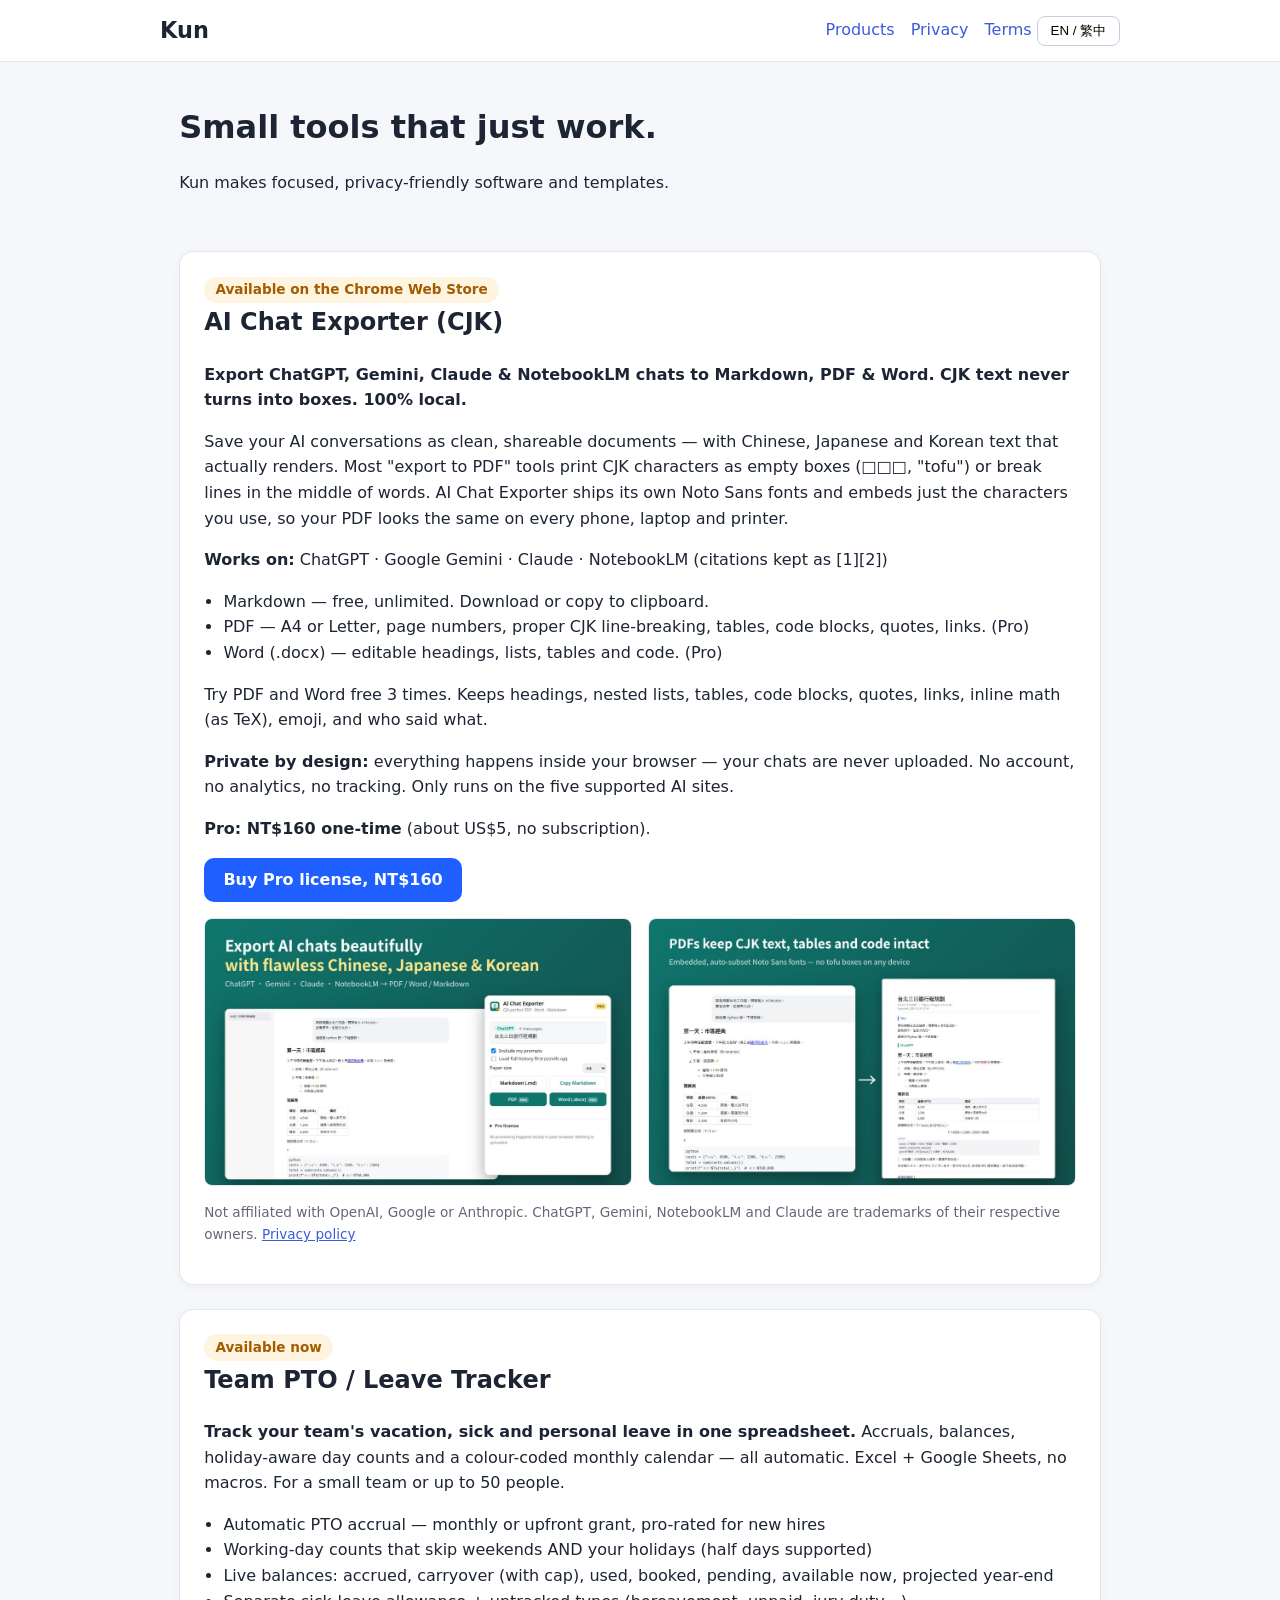
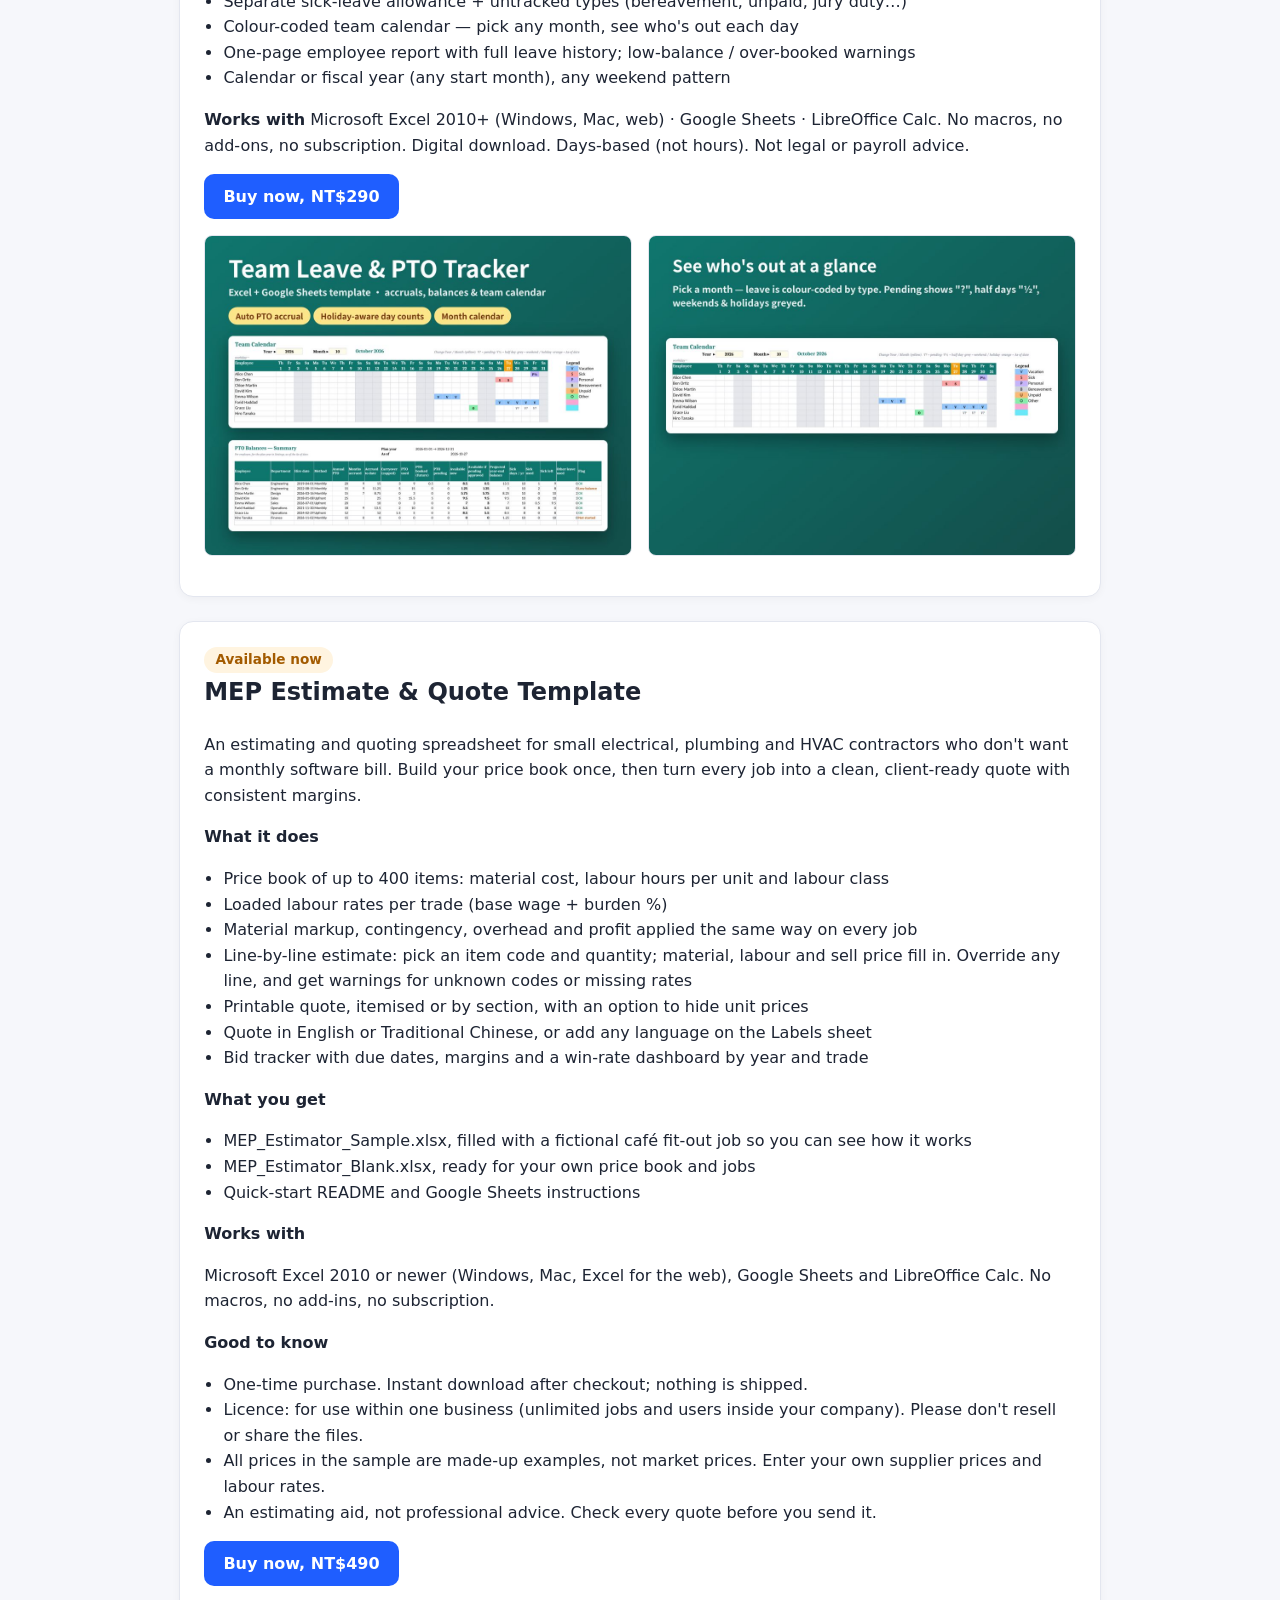
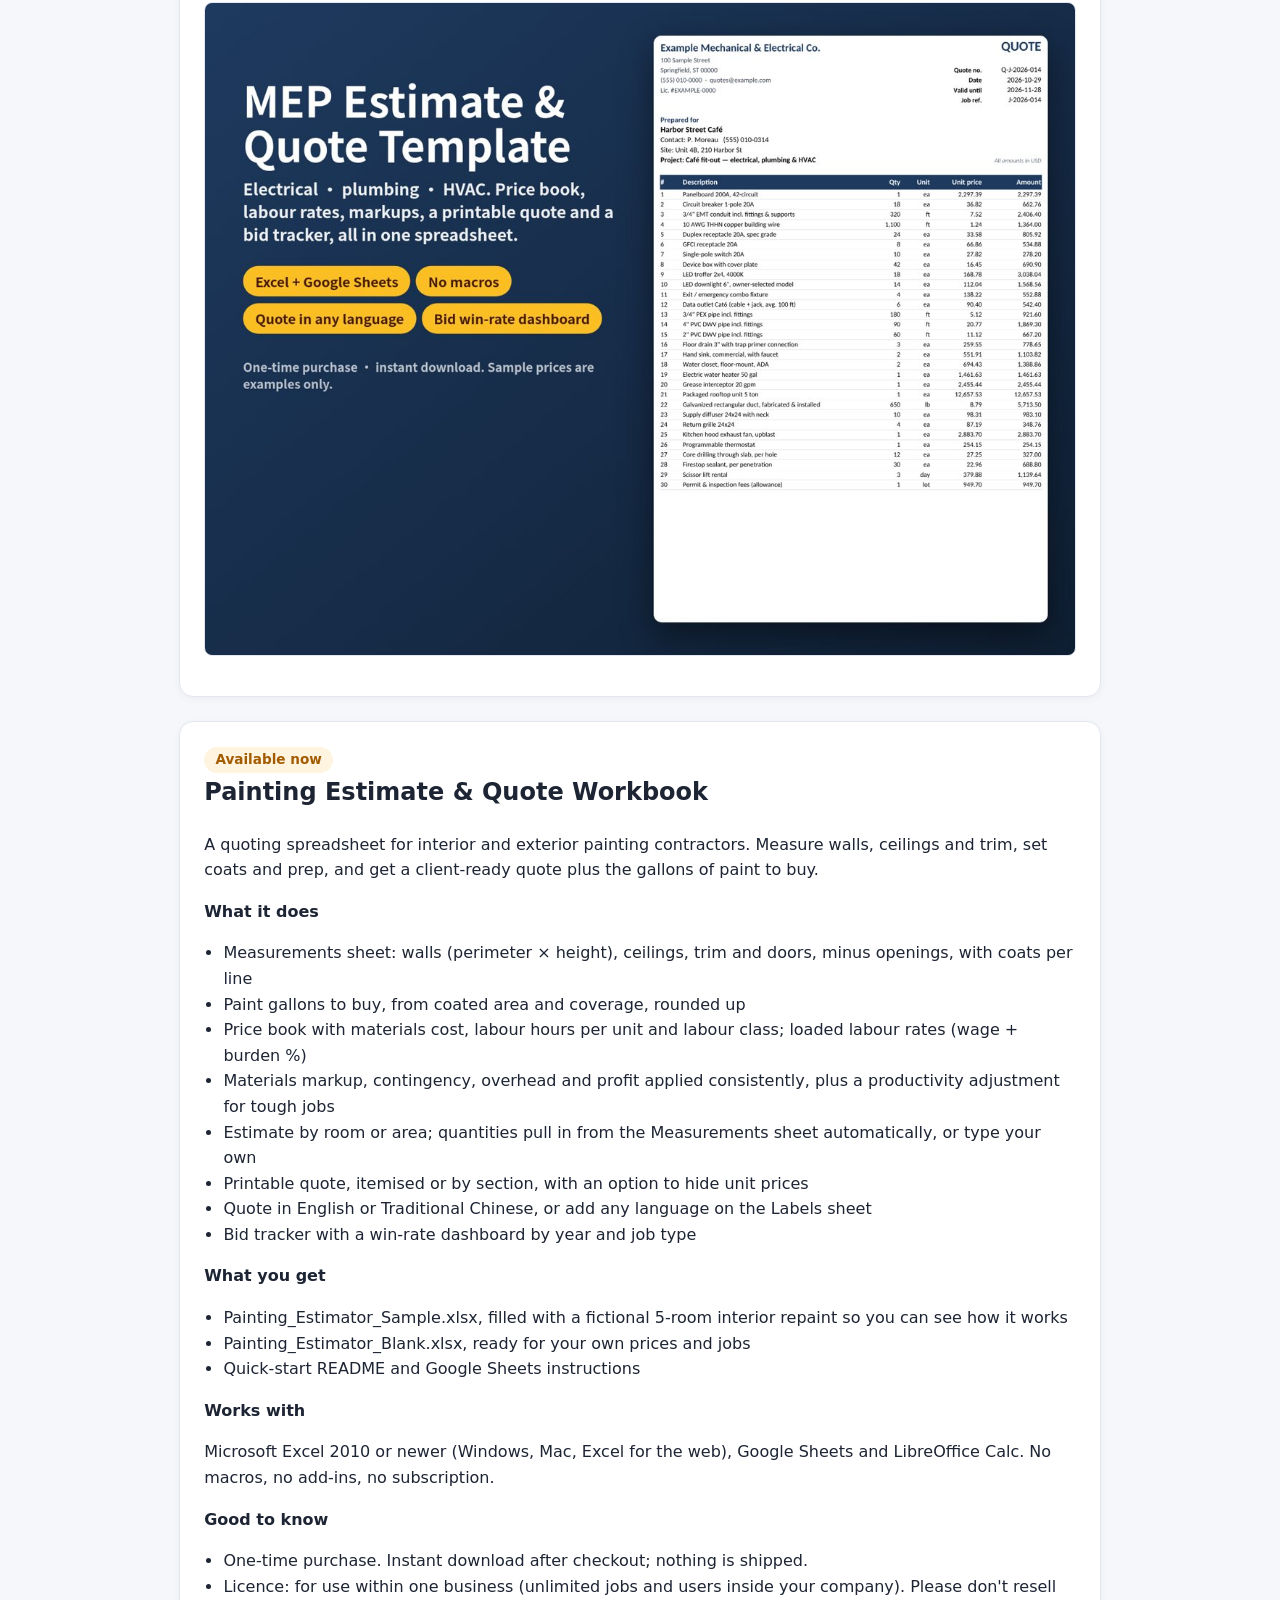
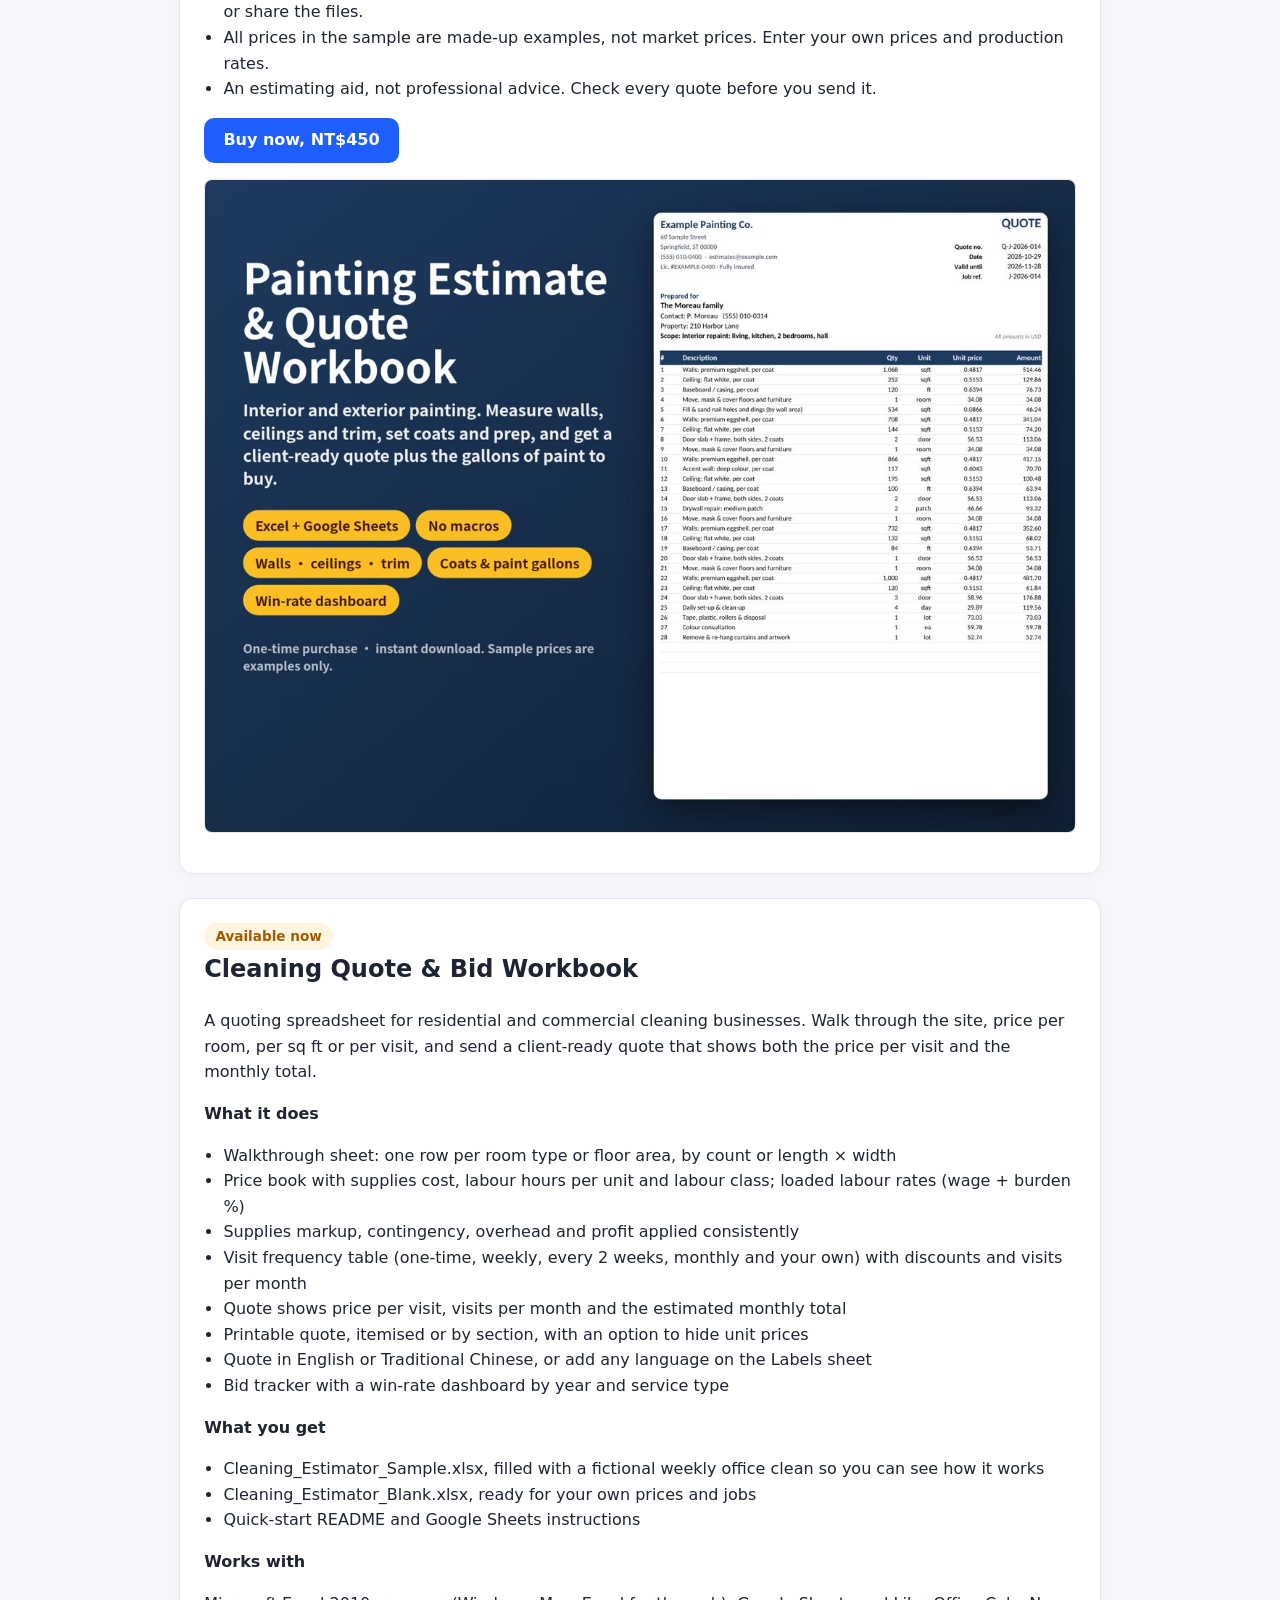
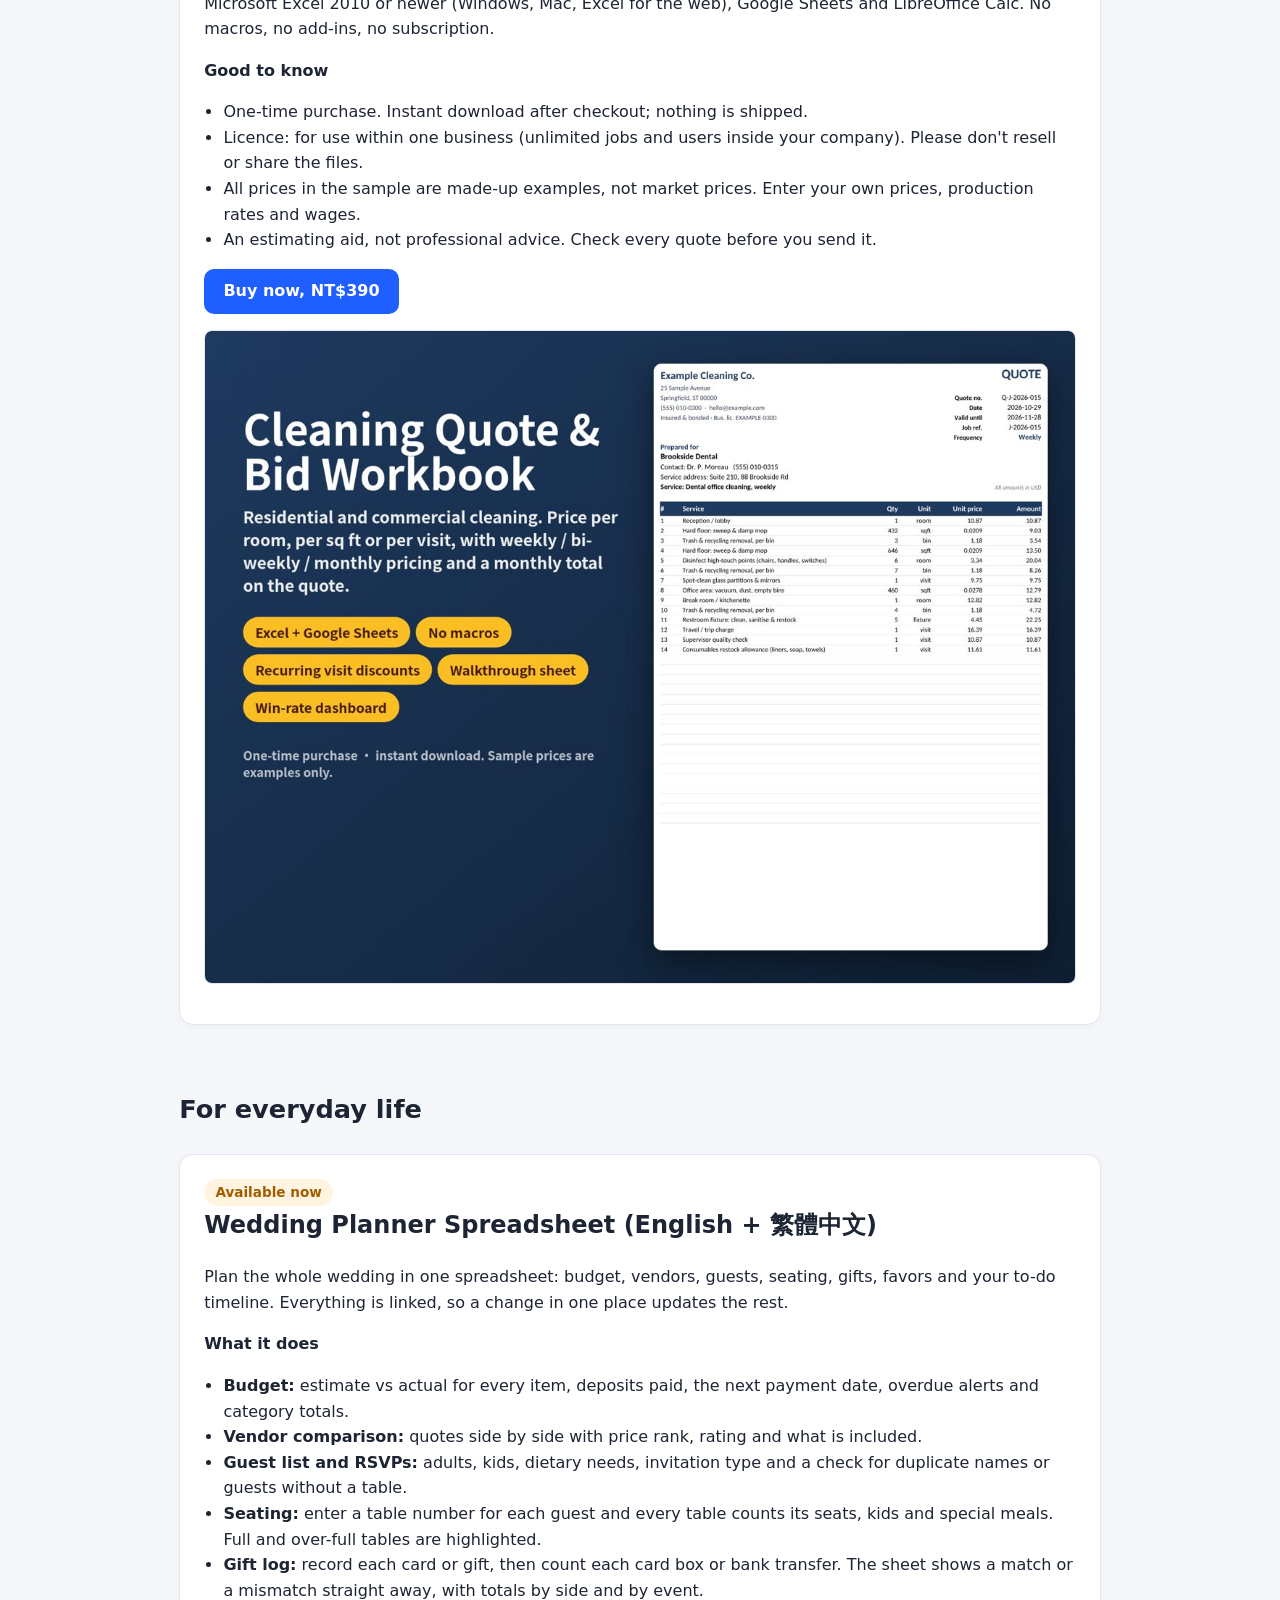
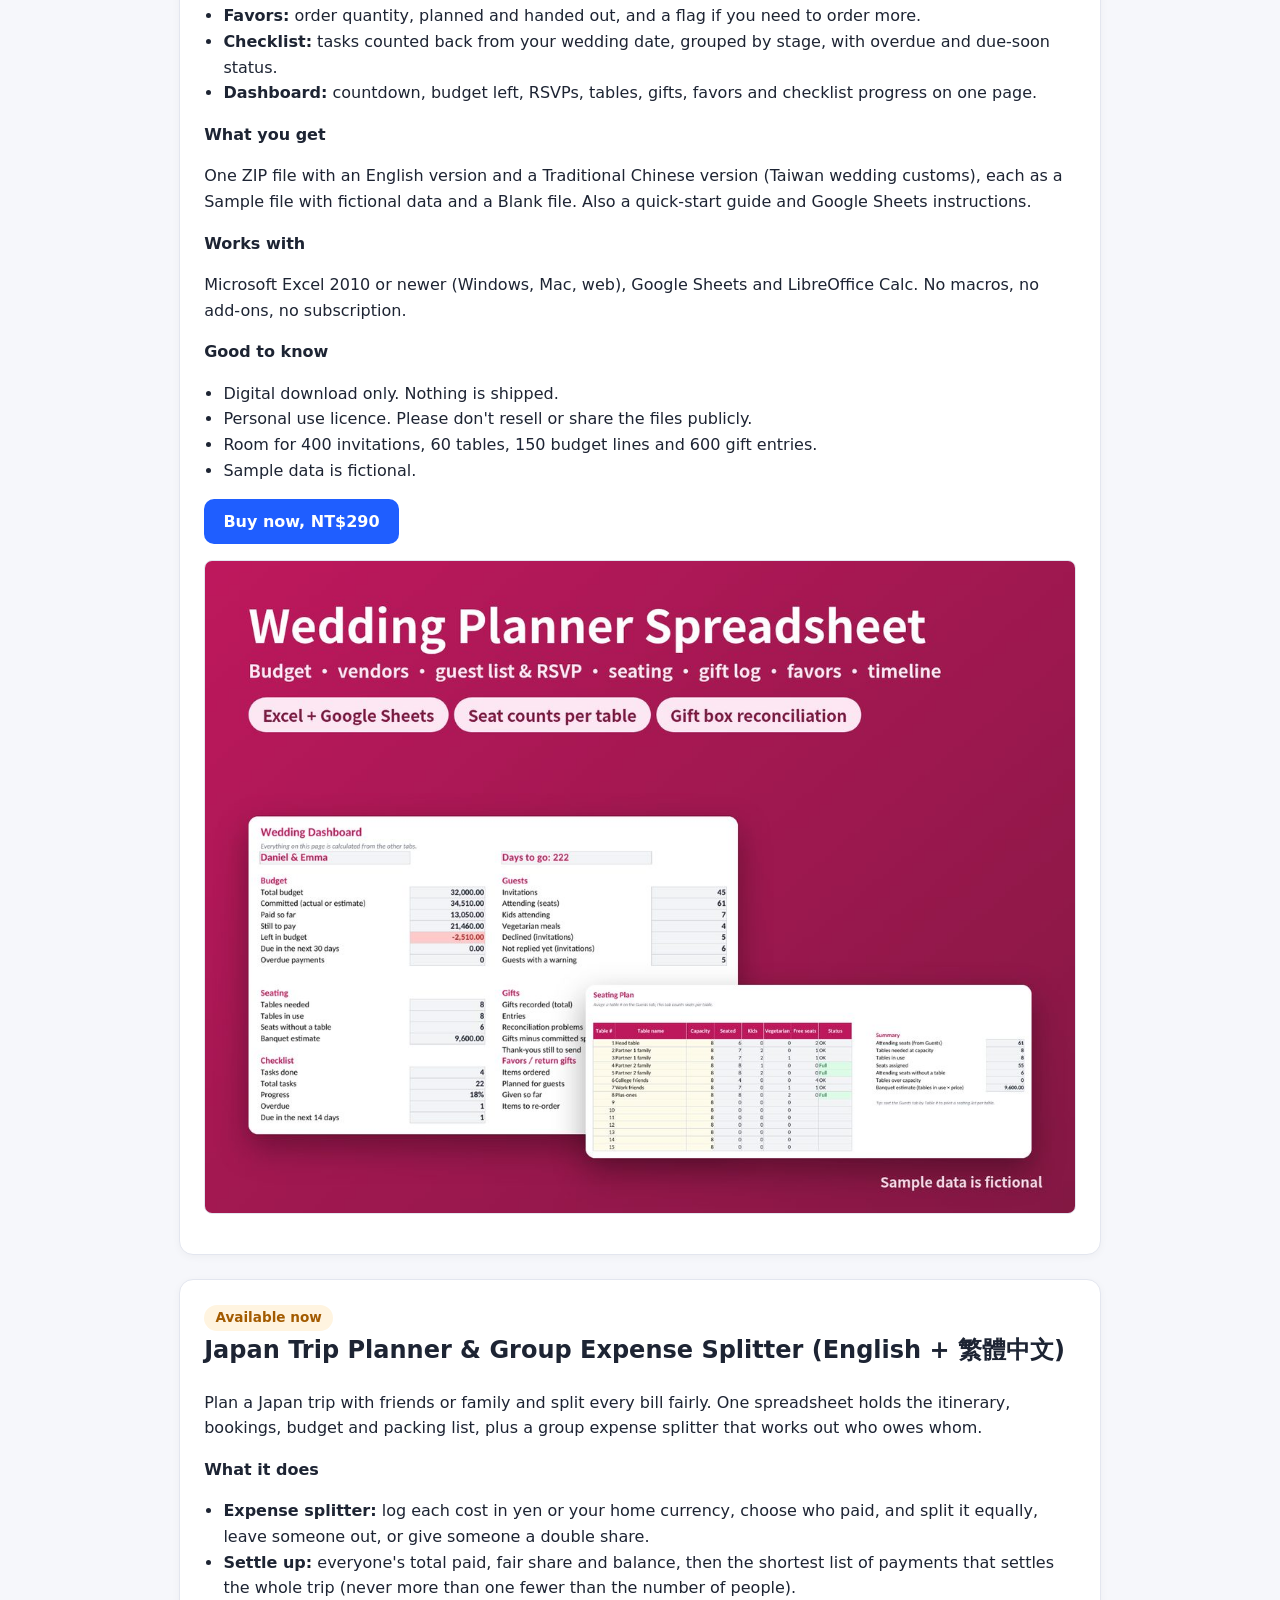
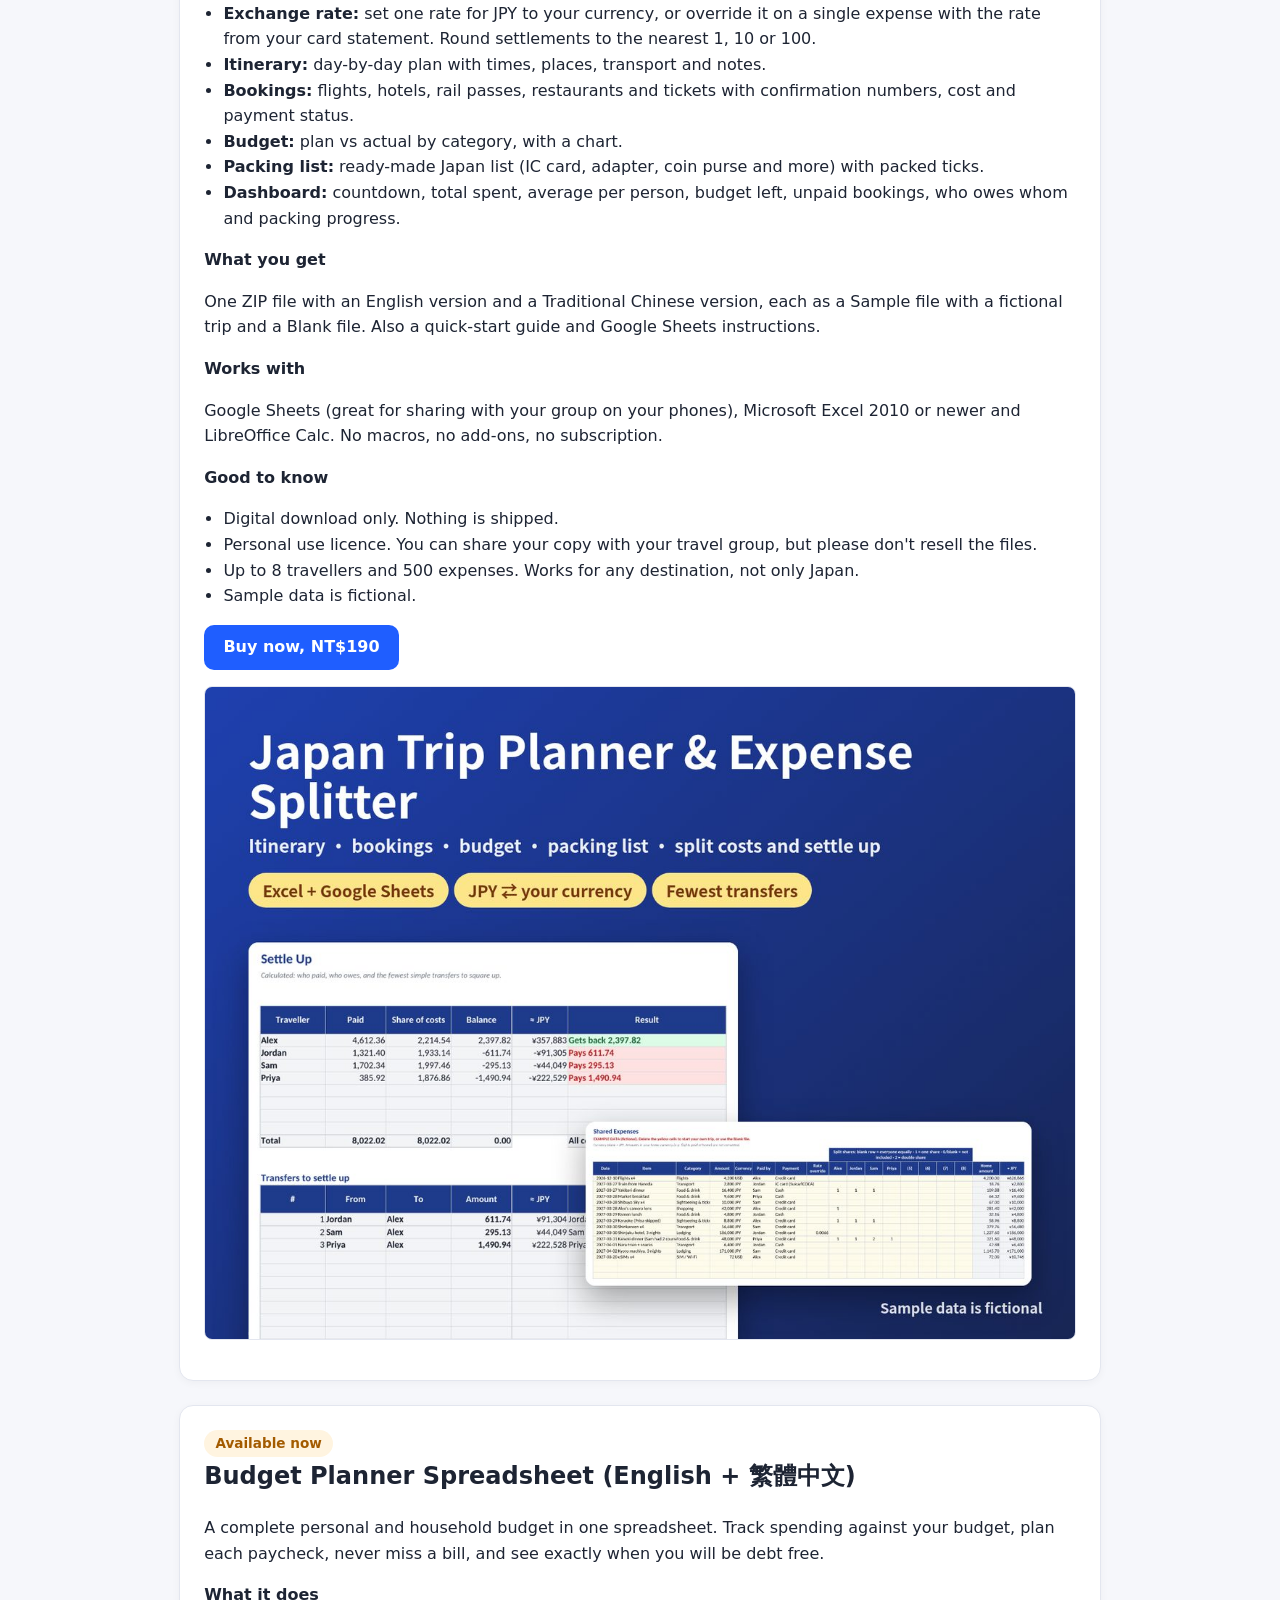
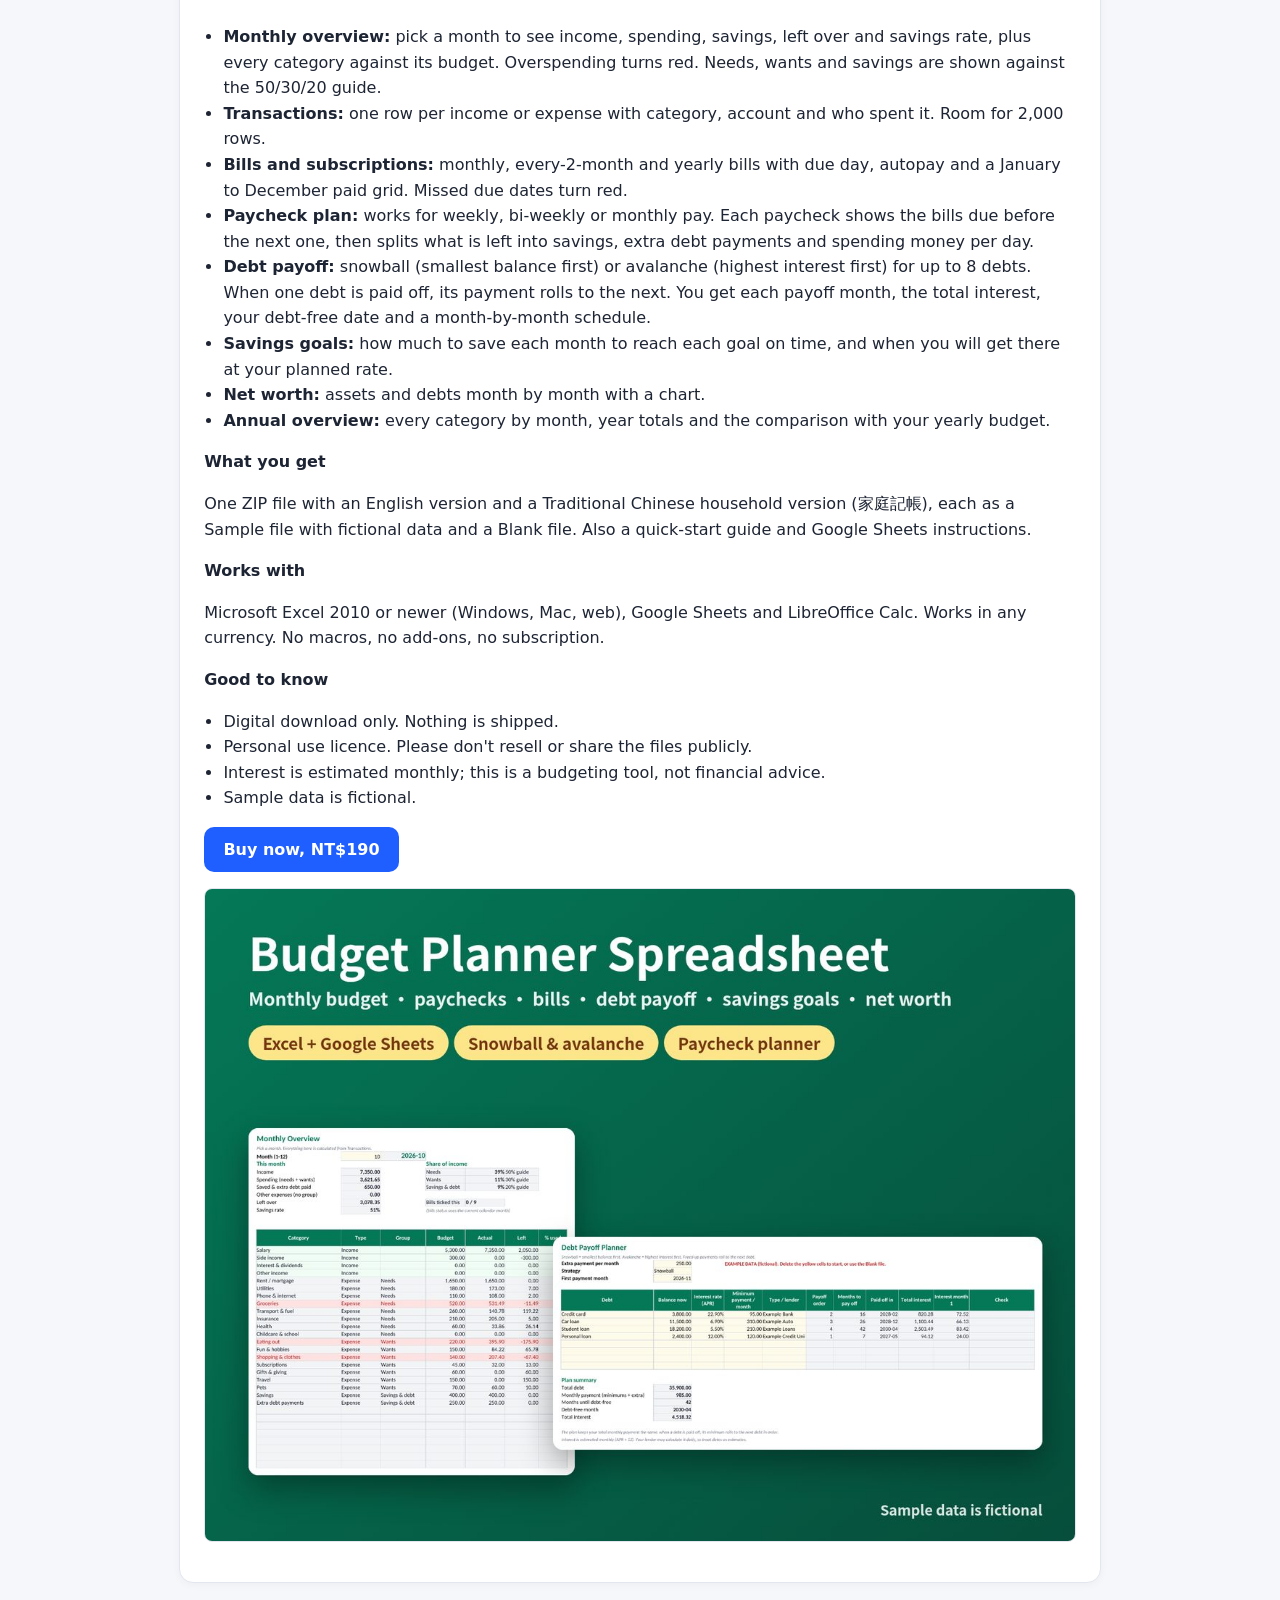
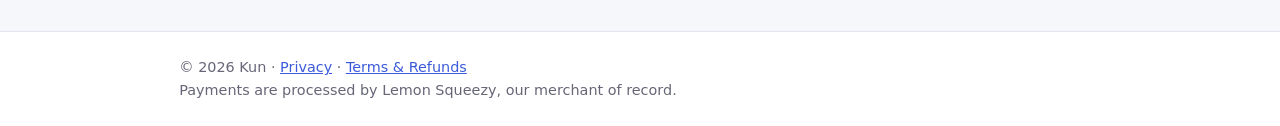
<file: index.html>
<!doctype html><html lang="en"><head><meta charset="utf-8"><meta name="viewport" content="width=device-width,initial-scale=1">
<title>Kun — Small tools that just work</title><link rel="icon" href="img/icon.png"><link rel="stylesheet" href="style.css"><script src="lang.js"></script></head><body>
<header><div class="wrap nav"><a class="brand" href="./">Kun</a><nav><a href="./"><span class="en">Products</span><span class="zh">產品</span></a><a href="privacy.html"><span class="en">Privacy</span><span class="zh">隱私權</span></a><a href="terms.html"><span class="en">Terms</span><span class="zh">條款</span></a> <button class="lang" type="button">EN / 繁中</button></nav></div></header>
<main class="wrap">
<section class="hero"><h1 class="en">Small tools that just work.</h1><h1 class="zh">簡單好用的小工具。</h1>
<p class="en">Kun makes focused, privacy-friendly software and templates.</p><p class="zh">Kun 製作專注、重視隱私的軟體與範本。</p></section>

<article class="card" id="ai-chat-exporter"><a href="https://chromewebstore.google.com/detail/phebhigeaecknmnpfgefmobjlddblnjn" target="_blank" rel="noopener"><span class="badge en">Available on the Chrome Web Store</span><span class="badge zh">已上架 Chrome 線上應用程式商店</span></a>
<h2 class="en">AI Chat Exporter (CJK)</h2><h2 class="zh">AI 對話匯出 – 中文不亂碼</h2>
<div class="en"><p><strong>Export ChatGPT, Gemini, Claude &amp; NotebookLM chats to Markdown, PDF &amp; Word. CJK text never turns into boxes. 100% local.</strong></p>
<p>Save your AI conversations as clean, shareable documents — with Chinese, Japanese and Korean text that actually renders. Most "export to PDF" tools print CJK characters as empty boxes (□□□, "tofu") or break lines in the middle of words. AI Chat Exporter ships its own Noto Sans fonts and embeds just the characters you use, so your PDF looks the same on every phone, laptop and printer.</p>
<p><strong>Works on:</strong> ChatGPT · Google Gemini · Claude · NotebookLM (citations kept as [1][2])</p>
<ul><li>Markdown — free, unlimited. Download or copy to clipboard.</li><li>PDF — A4 or Letter, page numbers, proper CJK line-breaking, tables, code blocks, quotes, links. (Pro)</li><li>Word (.docx) — editable headings, lists, tables and code. (Pro)</li></ul>
<p>Try PDF and Word free 3 times. Keeps headings, nested lists, tables, code blocks, quotes, links, inline math (as TeX), emoji, and who said what.</p>
<p><strong>Private by design:</strong> everything happens inside your browser — your chats are never uploaded. No account, no analytics, no tracking. Only runs on the five supported AI sites.</p>
<p><strong>Pro: NT$160 one-time</strong> (about US$5, no subscription).</p></div>
<div class="zh"><p><strong>把 ChatGPT、Gemini、Claude、NotebookLM 對話匯出成 Markdown、PDF、Word。中日韓文字不再變豆腐框，完全本機處理。</strong></p>
<p>把 AI 對話存成乾淨、好分享的文件，而且中文、日文、韓文真的印得出來。很多「匯出 PDF」工具遇到中文就變成一排空白方框（□□□，俗稱豆腐字），或在詞中間亂斷行。AI 對話匯出內建 Noto Sans 字型，只嵌入你用到的字，手機、電腦、印表機打開都一樣。</p>
<p><strong>支援網站：</strong>ChatGPT · Google Gemini · Claude · NotebookLM（保留 [1][2] 引用標記）</p>
<ul><li>Markdown：免費、不限次數，可下載或複製到剪貼簿。</li><li>PDF：A4 或 Letter、頁碼、中文避頭尾斷行、表格、程式碼、引言、連結。（Pro）</li><li>Word（.docx）：可編輯的標題、清單、表格、程式碼。（Pro）</li></ul>
<p>PDF 與 Word 可免費試用 3 次。完整保留標題、巢狀清單、表格、程式碼、引言、連結、數學式（TeX）、emoji，以及誰說了什麼。</p>
<p><strong>重視隱私：</strong>全部在你的瀏覽器裡完成，對話不會上傳。不用帳號、沒有分析、沒有追蹤，只在 5 個支援的 AI 網站上運作。</p>
<p><strong>Pro：一次買斷 NT$160</strong>（不用訂閱）。</p></div>
<p><a class="btn" href="https://kunstore.lemonsqueezy.com/checkout/buy/a20fbdae-32d4-4b5e-a9de-def045720c88"><span class="en">Buy Pro license, NT$160</span><span class="zh">購買 Pro 授權 NT$160</span></a></p>
<div class="shots"><img src="img/ext-hero.jpg" alt="AI Chat Exporter popup" loading="lazy"><img src="img/ext-pdf.jpg" alt="CJK PDF export example" loading="lazy"></div>
<p style="font-size:.85rem;color:#667"><span class="en">Not affiliated with OpenAI, Google or Anthropic. ChatGPT, Gemini, NotebookLM and Claude are trademarks of their respective owners.</span><span class="zh">本產品與 OpenAI、Google、Anthropic 無關。ChatGPT、Gemini、NotebookLM、Claude 為各自所有者之商標。</span> <a href="privacy.html"><span class="en">Privacy policy</span><span class="zh">隱私權政策</span></a></p>
</article>

<article class="card" id="pto-tracker"><span class="badge en">Available now</span><span class="badge zh">現已推出</span>
<h2 class="en">Team PTO / Leave Tracker</h2><h2 class="zh">團隊請假／特休追蹤表（英文版）</h2>
<p class="zh">以下為英文商品說明（本範本為英文介面）。</p>
<p><strong>Track your team's vacation, sick and personal leave in one spreadsheet.</strong> Accruals, balances, holiday-aware day counts and a colour-coded monthly calendar — all automatic. Excel + Google Sheets, no macros. For a small team or up to 50 people.</p>
<ul><li>Automatic PTO accrual — monthly or upfront grant, pro-rated for new hires</li><li>Working-day counts that skip weekends AND your holidays (half days supported)</li><li>Live balances: accrued, carryover (with cap), used, booked, pending, available now, projected year-end</li><li>Separate sick-leave allowance + untracked types (bereavement, unpaid, jury duty…)</li><li>Colour-coded team calendar — pick any month, see who's out each day</li><li>One-page employee report with full leave history; low-balance / over-booked warnings</li><li>Calendar or fiscal year (any start month), any weekend pattern</li></ul>
<p><strong>Works with</strong> Microsoft Excel 2010+ (Windows, Mac, web) · Google Sheets · LibreOffice Calc. No macros, no add-ons, no subscription. Digital download. Days-based (not hours). Not legal or payroll advice.</p>
<p><a class="btn" href="https://kunstore.lemonsqueezy.com/checkout/buy/e9daf69e-f7a3-4943-bac7-e6164c27261d"><span class="en">Buy now, NT$290</span><span class="zh">立即購買 NT$290</span></a></p>
<div class="shots"><img src="img/pto-cover.jpg" alt="PTO tracker overview" loading="lazy"><img src="img/pto-calendar.jpg" alt="Team leave calendar" loading="lazy"></div>
</article>
<article class="card" id="mep-estimator"><span class="badge en">Available now</span><span class="badge zh">現已推出</span>
<h2>MEP Estimate &amp; Quote Template</h2>
<p class="zh">以下為英文商品說明（本範本為英文介面）。</p>
<p>An estimating and quoting spreadsheet for small electrical, plumbing and HVAC contractors who don&#x27;t want a monthly software bill. Build your price book once, then turn every job into a clean, client-ready quote with consistent margins.</p>
<p><strong>What it does</strong></p>
<ul>
<li>Price book of up to 400 items: material cost, labour hours per unit and labour class</li>
<li>Loaded labour rates per trade (base wage + burden %)</li>
<li>Material markup, contingency, overhead and profit applied the same way on every job</li>
<li>Line-by-line estimate: pick an item code and quantity; material, labour and sell price fill in. Override any line, and get warnings for unknown codes or missing rates</li>
<li>Printable quote, itemised or by section, with an option to hide unit prices</li>
<li>Quote in English or Traditional Chinese, or add any language on the Labels sheet</li>
<li>Bid tracker with due dates, margins and a win-rate dashboard by year and trade</li>
</ul>
<p><strong>What you get</strong></p>
<ul>
<li>MEP_Estimator_Sample.xlsx, filled with a fictional café fit-out job so you can see how it works</li>
<li>MEP_Estimator_Blank.xlsx, ready for your own price book and jobs</li>
<li>Quick-start README and Google Sheets instructions</li>
</ul>
<p><strong>Works with</strong></p>
<p>Microsoft Excel 2010 or newer (Windows, Mac, Excel for the web), Google Sheets and LibreOffice Calc. No macros, no add-ins, no subscription.</p>
<p><strong>Good to know</strong></p>
<ul>
<li>One-time purchase. Instant download after checkout; nothing is shipped.</li>
<li>Licence: for use within one business (unlimited jobs and users inside your company). Please don&#x27;t resell or share the files.</li>
<li>All prices in the sample are made-up examples, not market prices. Enter your own supplier prices and labour rates.</li>
<li>An estimating aid, not professional advice. Check every quote before you send it.</li>
</ul>
<p><a class="btn" href="https://kunstore.lemonsqueezy.com/checkout/buy/af0d6f49-b5ea-4d44-8d86-aa4c904ff019"><span class="en">Buy now, NT$490</span><span class="zh">立即購買 NT$490</span></a></p>
<div class="shots"><img src="img/mep-estimator.jpg" alt="MEP Estimate &amp;amp; Quote Template" loading="lazy"></div>
</article>
<article class="card" id="painting-estimator"><span class="badge en">Available now</span><span class="badge zh">現已推出</span>
<h2>Painting Estimate &amp; Quote Workbook</h2>
<p class="zh">以下為英文商品說明（本範本為英文介面）。</p>
<p>A quoting spreadsheet for interior and exterior painting contractors. Measure walls, ceilings and trim, set coats and prep, and get a client-ready quote plus the gallons of paint to buy.</p>
<p><strong>What it does</strong></p>
<ul>
<li>Measurements sheet: walls (perimeter × height), ceilings, trim and doors, minus openings, with coats per line</li>
<li>Paint gallons to buy, from coated area and coverage, rounded up</li>
<li>Price book with materials cost, labour hours per unit and labour class; loaded labour rates (wage + burden %)</li>
<li>Materials markup, contingency, overhead and profit applied consistently, plus a productivity adjustment for tough jobs</li>
<li>Estimate by room or area; quantities pull in from the Measurements sheet automatically, or type your own</li>
<li>Printable quote, itemised or by section, with an option to hide unit prices</li>
<li>Quote in English or Traditional Chinese, or add any language on the Labels sheet</li>
<li>Bid tracker with a win-rate dashboard by year and job type</li>
</ul>
<p><strong>What you get</strong></p>
<ul>
<li>Painting_Estimator_Sample.xlsx, filled with a fictional 5-room interior repaint so you can see how it works</li>
<li>Painting_Estimator_Blank.xlsx, ready for your own prices and jobs</li>
<li>Quick-start README and Google Sheets instructions</li>
</ul>
<p><strong>Works with</strong></p>
<p>Microsoft Excel 2010 or newer (Windows, Mac, Excel for the web), Google Sheets and LibreOffice Calc. No macros, no add-ins, no subscription.</p>
<p><strong>Good to know</strong></p>
<ul>
<li>One-time purchase. Instant download after checkout; nothing is shipped.</li>
<li>Licence: for use within one business (unlimited jobs and users inside your company). Please don&#x27;t resell or share the files.</li>
<li>All prices in the sample are made-up examples, not market prices. Enter your own prices and production rates.</li>
<li>An estimating aid, not professional advice. Check every quote before you send it.</li>
</ul>
<p><a class="btn" href="https://kunstore.lemonsqueezy.com/checkout/buy/09466516-45c2-45b7-b1c4-ceb5eca24426"><span class="en">Buy now, NT$450</span><span class="zh">立即購買 NT$450</span></a></p>
<div class="shots"><img src="img/painting-estimator.jpg" alt="Painting Estimate &amp;amp; Quote Workbook" loading="lazy"></div>
</article>
<article class="card" id="cleaning-estimator"><span class="badge en">Available now</span><span class="badge zh">現已推出</span>
<h2>Cleaning Quote &amp; Bid Workbook</h2>
<p class="zh">以下為英文商品說明（本範本為英文介面）。</p>
<p>A quoting spreadsheet for residential and commercial cleaning businesses. Walk through the site, price per room, per sq ft or per visit, and send a client-ready quote that shows both the price per visit and the monthly total.</p>
<p><strong>What it does</strong></p>
<ul>
<li>Walkthrough sheet: one row per room type or floor area, by count or length × width</li>
<li>Price book with supplies cost, labour hours per unit and labour class; loaded labour rates (wage + burden %)</li>
<li>Supplies markup, contingency, overhead and profit applied consistently</li>
<li>Visit frequency table (one-time, weekly, every 2 weeks, monthly and your own) with discounts and visits per month</li>
<li>Quote shows price per visit, visits per month and the estimated monthly total</li>
<li>Printable quote, itemised or by section, with an option to hide unit prices</li>
<li>Quote in English or Traditional Chinese, or add any language on the Labels sheet</li>
<li>Bid tracker with a win-rate dashboard by year and service type</li>
</ul>
<p><strong>What you get</strong></p>
<ul>
<li>Cleaning_Estimator_Sample.xlsx, filled with a fictional weekly office clean so you can see how it works</li>
<li>Cleaning_Estimator_Blank.xlsx, ready for your own prices and jobs</li>
<li>Quick-start README and Google Sheets instructions</li>
</ul>
<p><strong>Works with</strong></p>
<p>Microsoft Excel 2010 or newer (Windows, Mac, Excel for the web), Google Sheets and LibreOffice Calc. No macros, no add-ins, no subscription.</p>
<p><strong>Good to know</strong></p>
<ul>
<li>One-time purchase. Instant download after checkout; nothing is shipped.</li>
<li>Licence: for use within one business (unlimited jobs and users inside your company). Please don&#x27;t resell or share the files.</li>
<li>All prices in the sample are made-up examples, not market prices. Enter your own prices, production rates and wages.</li>
<li>An estimating aid, not professional advice. Check every quote before you send it.</li>
</ul>
<p><a class="btn" href="https://kunstore.lemonsqueezy.com/checkout/buy/b6018964-c287-4479-8a32-8ee44dcf9cce"><span class="en">Buy now, NT$390</span><span class="zh">立即購買 NT$390</span></a></p>
<div class="shots"><img src="img/cleaning-estimator.jpg" alt="Cleaning Quote &amp;amp; Bid Workbook" loading="lazy"></div>
</article>
<section class="hero" id="everyday-life" style="padding-bottom:0"><h1 class="en" style="font-size:1.6rem">For everyday life</h1><h1 class="zh" style="font-size:1.6rem">生活好幫手</h1></section>
<article class="card" id="wedding-planner"><span class="badge en">Available now</span><span class="badge zh">現已推出</span>
<h2 class="en">Wedding Planner Spreadsheet (English + 繁體中文)</h2><h2 class="zh">雙語婚禮籌備表（英文＋繁體中文）</h2>
<p class="zh">以下為英文商品說明（檔案內含英文版與繁體中文版）。</p>
<p>Plan the whole wedding in one spreadsheet: budget, vendors, guests, seating, gifts, favors and your to-do timeline. Everything is linked, so a change in one place updates the rest.</p>
<p><strong>What it does</strong></p>
<ul>
<li><strong>Budget:</strong> estimate vs actual for every item, deposits paid, the next payment date, overdue alerts and category totals.</li>
<li><strong>Vendor comparison:</strong> quotes side by side with price rank, rating and what is included.</li>
<li><strong>Guest list and RSVPs:</strong> adults, kids, dietary needs, invitation type and a check for duplicate names or guests without a table.</li>
<li><strong>Seating:</strong> enter a table number for each guest and every table counts its seats, kids and special meals. Full and over-full tables are highlighted.</li>
<li><strong>Gift log:</strong> record each card or gift, then count each card box or bank transfer. The sheet shows a match or a mismatch straight away, with totals by side and by event.</li>
<li><strong>Favors:</strong> order quantity, planned and handed out, and a flag if you need to order more.</li>
<li><strong>Checklist:</strong> tasks counted back from your wedding date, grouped by stage, with overdue and due-soon status.</li>
<li><strong>Dashboard:</strong> countdown, budget left, RSVPs, tables, gifts, favors and checklist progress on one page.</li>
</ul>
<p><strong>What you get</strong></p>
<p>One ZIP file with an English version and a Traditional Chinese version (Taiwan wedding customs), each as a Sample file with fictional data and a Blank file. Also a quick-start guide and Google Sheets instructions.</p>
<p><strong>Works with</strong></p>
<p>Microsoft Excel 2010 or newer (Windows, Mac, web), Google Sheets and LibreOffice Calc. No macros, no add-ons, no subscription.</p>
<p><strong>Good to know</strong></p>
<ul>
<li>Digital download only. Nothing is shipped.</li>
<li>Personal use licence. Please don&#x27;t resell or share the files publicly.</li>
<li>Room for 400 invitations, 60 tables, 150 budget lines and 600 gift entries.</li>
<li>Sample data is fictional.</li>
</ul>
<p><a class="btn" href="https://kunstore.lemonsqueezy.com/checkout/buy/7c326911-88a1-4dc9-a8b3-d8663976d593"><span class="en">Buy now, NT$290</span><span class="zh">立即購買 NT$290</span></a></p>
<div class="shots"><img src="img/wedding-planner.jpg" alt="Wedding Planner Spreadsheet" loading="lazy"></div>
</article>
<article class="card" id="japan-trip-splitter"><span class="badge en">Available now</span><span class="badge zh">現已推出</span>
<h2 class="en">Japan Trip Planner &amp; Group Expense Splitter (English + 繁體中文)</h2><h2 class="zh">日本自由行規劃＋多人分帳表（英文＋繁體中文）</h2>
<p class="zh">以下為英文商品說明（檔案內含英文版與繁體中文版）。</p>
<p>Plan a Japan trip with friends or family and split every bill fairly. One spreadsheet holds the itinerary, bookings, budget and packing list, plus a group expense splitter that works out who owes whom.</p>
<p><strong>What it does</strong></p>
<ul>
<li><strong>Expense splitter:</strong> log each cost in yen or your home currency, choose who paid, and split it equally, leave someone out, or give someone a double share.</li>
<li><strong>Settle up:</strong> everyone&#x27;s total paid, fair share and balance, then the shortest list of payments that settles the whole trip (never more than one fewer than the number of people).</li>
<li><strong>Exchange rate:</strong> set one rate for JPY to your currency, or override it on a single expense with the rate from your card statement. Round settlements to the nearest 1, 10 or 100.</li>
<li><strong>Itinerary:</strong> day-by-day plan with times, places, transport and notes.</li>
<li><strong>Bookings:</strong> flights, hotels, rail passes, restaurants and tickets with confirmation numbers, cost and payment status.</li>
<li><strong>Budget:</strong> plan vs actual by category, with a chart.</li>
<li><strong>Packing list:</strong> ready-made Japan list (IC card, adapter, coin purse and more) with packed ticks.</li>
<li><strong>Dashboard:</strong> countdown, total spent, average per person, budget left, unpaid bookings, who owes whom and packing progress.</li>
</ul>
<p><strong>What you get</strong></p>
<p>One ZIP file with an English version and a Traditional Chinese version, each as a Sample file with a fictional trip and a Blank file. Also a quick-start guide and Google Sheets instructions.</p>
<p><strong>Works with</strong></p>
<p>Google Sheets (great for sharing with your group on your phones), Microsoft Excel 2010 or newer and LibreOffice Calc. No macros, no add-ons, no subscription.</p>
<p><strong>Good to know</strong></p>
<ul>
<li>Digital download only. Nothing is shipped.</li>
<li>Personal use licence. You can share your copy with your travel group, but please don&#x27;t resell the files.</li>
<li>Up to 8 travellers and 500 expenses. Works for any destination, not only Japan.</li>
<li>Sample data is fictional.</li>
</ul>
<p><a class="btn" href="https://kunstore.lemonsqueezy.com/checkout/buy/062488d5-71b2-43f8-81d2-f9bf8b1c4b23"><span class="en">Buy now, NT$190</span><span class="zh">立即購買 NT$190</span></a></p>
<div class="shots"><img src="img/japan-trip-splitter.jpg" alt="Japan Trip Planner &amp; Group Expense Splitter" loading="lazy"></div>
</article>
<article class="card" id="budget-planner"><span class="badge en">Available now</span><span class="badge zh">現已推出</span>
<h2 class="en">Budget Planner Spreadsheet (English + 繁體中文)</h2><h2 class="zh">家庭記帳預算表（英文＋繁體中文）</h2>
<p class="zh">以下為英文商品說明（檔案內含英文版與繁體中文版）。</p>
<p>A complete personal and household budget in one spreadsheet. Track spending against your budget, plan each paycheck, never miss a bill, and see exactly when you will be debt free.</p>
<p><strong>What it does</strong></p>
<ul>
<li><strong>Monthly overview:</strong> pick a month to see income, spending, savings, left over and savings rate, plus every category against its budget. Overspending turns red. Needs, wants and savings are shown against the 50/30/20 guide.</li>
<li><strong>Transactions:</strong> one row per income or expense with category, account and who spent it. Room for 2,000 rows.</li>
<li><strong>Bills and subscriptions:</strong> monthly, every-2-month and yearly bills with due day, autopay and a January to December paid grid. Missed due dates turn red.</li>
<li><strong>Paycheck plan:</strong> works for weekly, bi-weekly or monthly pay. Each paycheck shows the bills due before the next one, then splits what is left into savings, extra debt payments and spending money per day.</li>
<li><strong>Debt payoff:</strong> snowball (smallest balance first) or avalanche (highest interest first) for up to 8 debts. When one debt is paid off, its payment rolls to the next. You get each payoff month, the total interest, your debt-free date and a month-by-month schedule.</li>
<li><strong>Savings goals:</strong> how much to save each month to reach each goal on time, and when you will get there at your planned rate.</li>
<li><strong>Net worth:</strong> assets and debts month by month with a chart.</li>
<li><strong>Annual overview:</strong> every category by month, year totals and the comparison with your yearly budget.</li>
</ul>
<p><strong>What you get</strong></p>
<p>One ZIP file with an English version and a Traditional Chinese household version (家庭記帳), each as a Sample file with fictional data and a Blank file. Also a quick-start guide and Google Sheets instructions.</p>
<p><strong>Works with</strong></p>
<p>Microsoft Excel 2010 or newer (Windows, Mac, web), Google Sheets and LibreOffice Calc. Works in any currency. No macros, no add-ons, no subscription.</p>
<p><strong>Good to know</strong></p>
<ul>
<li>Digital download only. Nothing is shipped.</li>
<li>Personal use licence. Please don&#x27;t resell or share the files publicly.</li>
<li>Interest is estimated monthly; this is a budgeting tool, not financial advice.</li>
<li>Sample data is fictional.</li>
</ul>
<p><a class="btn" href="https://kunstore.lemonsqueezy.com/checkout/buy/f385b714-5d19-498b-9720-9baa79cafebc"><span class="en">Buy now, NT$190</span><span class="zh">立即購買 NT$190</span></a></p>
<div class="shots"><img src="img/budget-planner.jpg" alt="Budget Planner Spreadsheet" loading="lazy"></div>
</article></main>
<footer><div class="wrap">© 2026 Kun · <a href="privacy.html">Privacy</a> · <a href="terms.html">Terms &amp; Refunds</a><br><span class="en">Payments are processed by Lemon Squeezy, our merchant of record.</span><span class="zh">付款由記錄商家 Lemon Squeezy 處理。</span></div></footer></body></html>
</file>
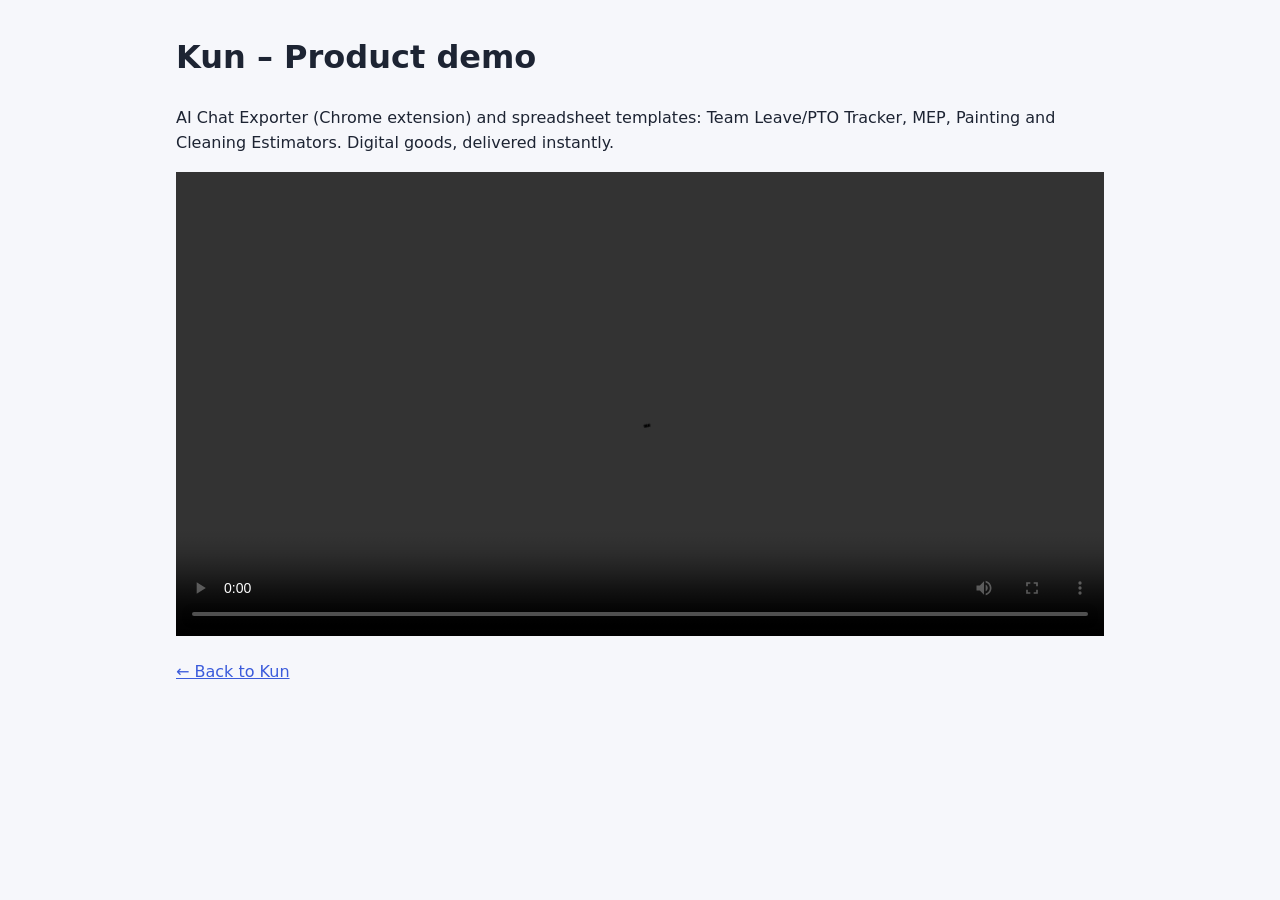
<file: demo.html>
<!doctype html><html lang="en"><head><meta charset="utf-8"><meta name="viewport" content="width=device-width,initial-scale=1"><title>Kun – Product demo</title><link rel="stylesheet" href="style.css"></head>
<body><main style="max-width:960px;margin:2rem auto;padding:0 1rem"><h1>Kun – Product demo</h1>
<p>AI Chat Exporter (Chrome extension) and spreadsheet templates: Team Leave/PTO Tracker, MEP, Painting and Cleaning Estimators. Digital goods, delivered instantly.</p>
<video src="demo.mp4" controls playsinline style="width:100%;height:auto"></video>
<p><a href="index.html">← Back to Kun</a></p></main></body></html>
</file>
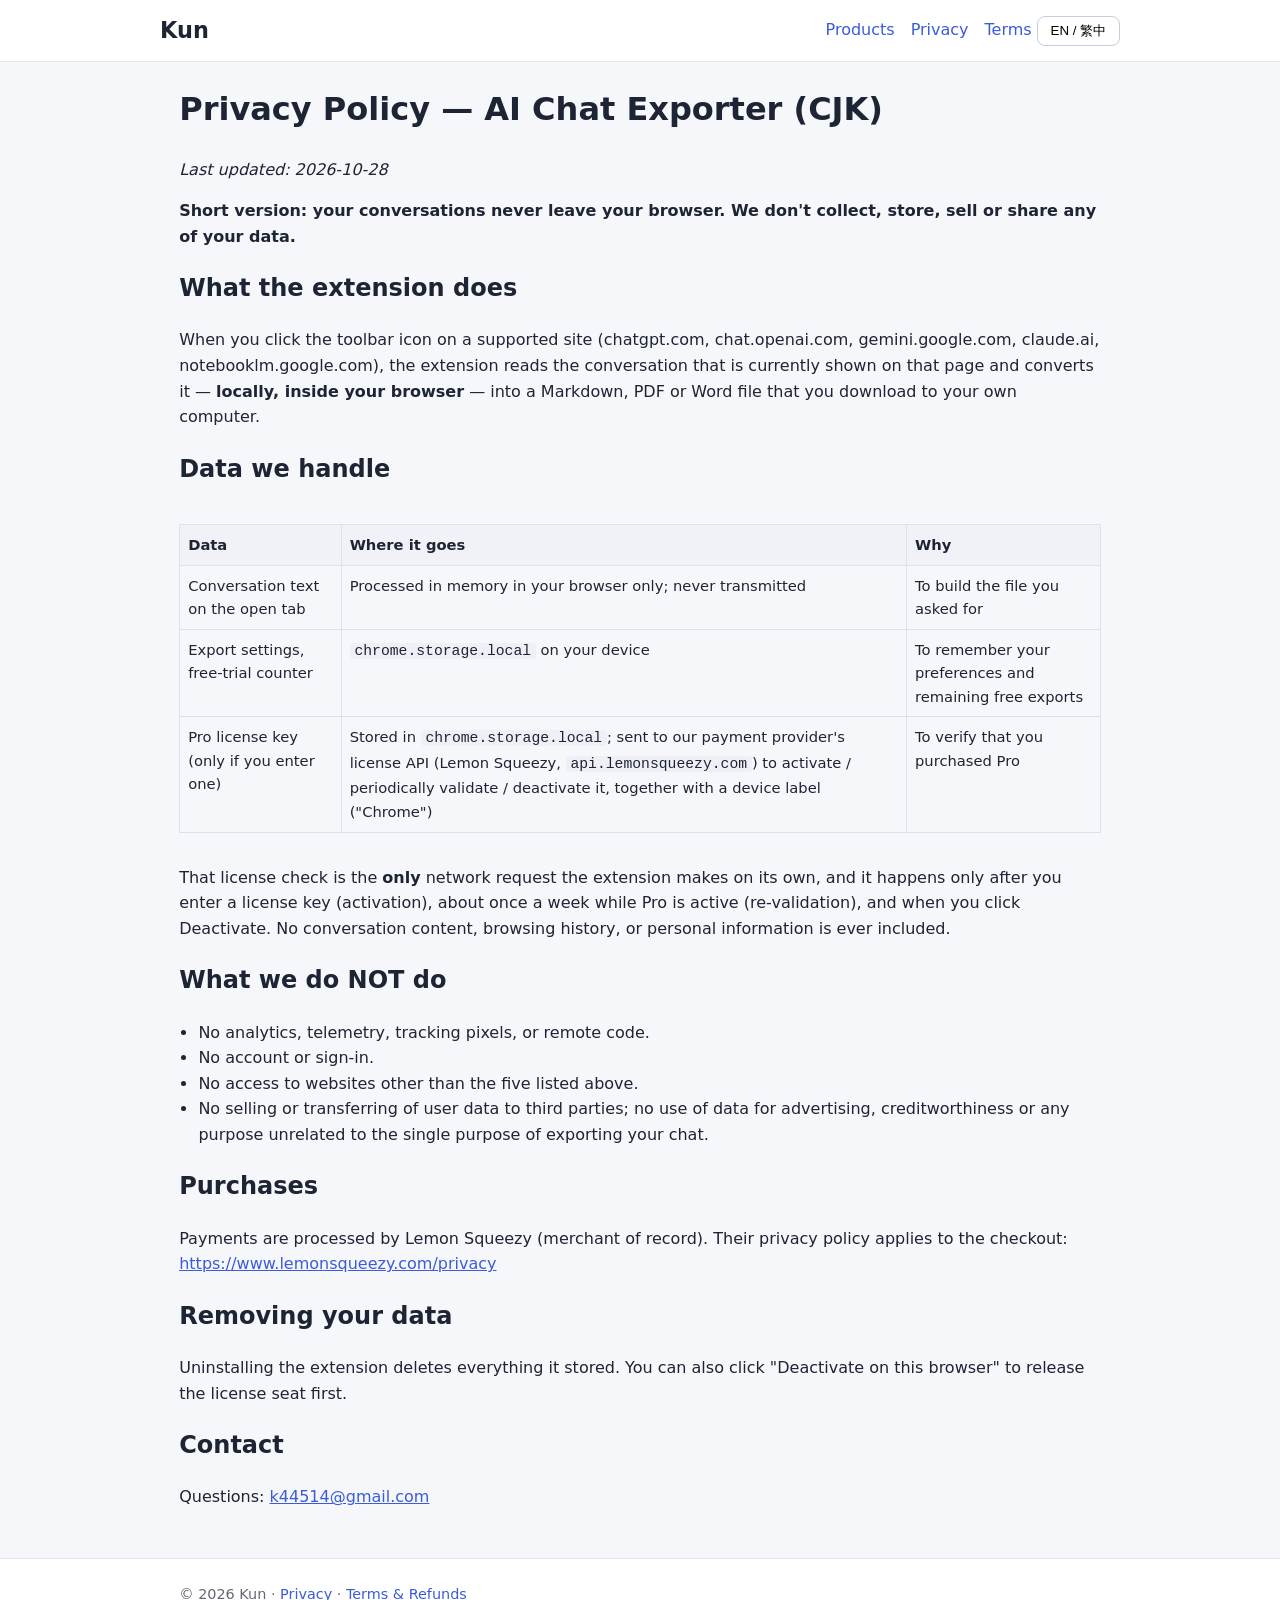
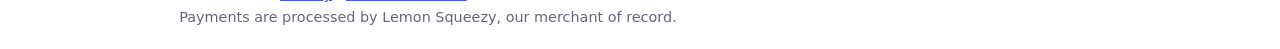
<file: privacy.html>
<!doctype html><html lang="en"><head><meta charset="utf-8"><meta name="viewport" content="width=device-width,initial-scale=1">
<title>Privacy Policy — Kun</title><link rel="icon" href="img/icon.png"><link rel="stylesheet" href="style.css"><script src="lang.js"></script></head><body>
<header><div class="wrap nav"><a class="brand" href="./">Kun</a><nav><a href="./"><span class="en">Products</span><span class="zh">產品</span></a><a href="privacy.html"><span class="en">Privacy</span><span class="zh">隱私權</span></a><a href="terms.html"><span class="en">Terms</span><span class="zh">條款</span></a> <button class="lang" type="button">EN / 繁中</button></nav></div></header>
<main class="wrap"><div class="en"><h1>Privacy Policy — AI Chat Exporter (CJK)</h1>
<p><em>Last updated: 2026-10-28</em></p>
<p><strong>Short version: your conversations never leave your browser. We don't collect, store, sell or share any of your data.</strong></p>
<h2>What the extension does</h2><p>When you click the toolbar icon on a supported site (chatgpt.com, chat.openai.com, gemini.google.com, claude.ai, notebooklm.google.com), the extension reads the conversation that is currently shown on that page and converts it — <strong>locally, inside your browser</strong> — into a Markdown, PDF or Word file that you download to your own computer.</p>
<h2>Data we handle</h2><div class="tblwrap"><table><tr><th>Data</th><th>Where it goes</th><th>Why</th></tr>
<tr><td>Conversation text on the open tab</td><td>Processed in memory in your browser only; never transmitted</td><td>To build the file you asked for</td></tr>
<tr><td>Export settings, free-trial counter</td><td><code>chrome.storage.local</code> on your device</td><td>To remember your preferences and remaining free exports</td></tr>
<tr><td>Pro license key (only if you enter one)</td><td>Stored in <code>chrome.storage.local</code>; sent to our payment provider's license API (Lemon Squeezy, <code>api.lemonsqueezy.com</code>) to activate / periodically validate / deactivate it, together with a device label ("Chrome")</td><td>To verify that you purchased Pro</td></tr></table></div>
<p>That license check is the <strong>only</strong> network request the extension makes on its own, and it happens only after you enter a license key (activation), about once a week while Pro is active (re-validation), and when you click Deactivate. No conversation content, browsing history, or personal information is ever included.</p>
<h2>What we do NOT do</h2><ul><li>No analytics, telemetry, tracking pixels, or remote code.</li><li>No account or sign-in.</li><li>No access to websites other than the five listed above.</li><li>No selling or transferring of user data to third parties; no use of data for advertising, creditworthiness or any purpose unrelated to the single purpose of exporting your chat.</li></ul>
<h2>Purchases</h2><p>Payments are processed by Lemon Squeezy (merchant of record). Their privacy policy applies to the checkout: <a href="https://www.lemonsqueezy.com/privacy">https://www.lemonsqueezy.com/privacy</a></p>
<h2>Removing your data</h2><p>Uninstalling the extension deletes everything it stored. You can also click "Deactivate on this browser" to release the license seat first.</p>
<h2>Contact</h2><p>Questions: <a href="mailto:k44514@gmail.com">k44514@gmail.com</a></p></div>
<div class="zh"><h1>隱私權政策 — AI 對話匯出</h1>
<p><em>最後更新：2026-10-28</em></p>
<p><strong>重點：你的對話內容永遠不會離開你的瀏覽器。我們不蒐集、不儲存、不販售、不分享任何使用者資料。</strong></p>
<h2>擴充功能做什麼</h2><p>你在支援的網站（chatgpt.com、chat.openai.com、gemini.google.com、claude.ai、notebooklm.google.com）點擊工具列圖示時，擴充功能會讀取該分頁目前顯示的對話，<strong>在你的瀏覽器本機</strong>轉成 Markdown、PDF 或 Word 檔，下載到你的電腦。</p>
<h2>處理的資料</h2><div class="tblwrap"><table><tr><th>資料</th><th>去處</th><th>用途</th></tr>
<tr><td>目前分頁上的對話文字</td><td>只在瀏覽器記憶體中處理，不傳輸</td><td>產生你要的檔案</td></tr>
<tr><td>匯出設定、免費試用次數</td><td>你裝置上的 <code>chrome.storage.local</code></td><td>記住偏好與剩餘次數</td></tr>
<tr><td>Pro 授權碼（僅在你輸入時）</td><td>存在 <code>chrome.storage.local</code>；啟用／定期驗證／停用時連同裝置標籤（"Chrome"）送到付款服務商 Lemon Squeezy 的授權 API（<code>api.lemonsqueezy.com</code>）</td><td>確認你已購買 Pro</td></tr></table></div>
<p>授權驗證是擴充功能<strong>唯一</strong>會自己發出的網路請求，而且只在你輸入授權碼啟用時、Pro 有效期間大約每週一次的重新驗證、以及你按「停用」時才會發生，內容絕不包含對話、瀏覽紀錄或個人資料。</p>
<h2>我們不做的事</h2><ul><li>不做分析、遙測、追蹤，不載入遠端程式碼。</li><li>不需要帳號或登入。</li><li>不存取上述五個網站以外的任何網站。</li><li>不將資料販售或轉移給第三方，不用於廣告、信用評估或與「匯出對話」這個單一用途無關的任何目的。</li></ul>
<h2>購買</h2><p>付款由 Lemon Squeezy（記錄商家）處理，結帳流程適用其隱私權政策：<a href="https://www.lemonsqueezy.com/privacy">https://www.lemonsqueezy.com/privacy</a></p>
<h2>刪除資料</h2><p>移除擴充功能即刪除所有儲存資料。也可以先按「在此瀏覽器停用」釋出授權名額。</p>
<h2>聯絡</h2><p>問題請寄：<a href="mailto:k44514@gmail.com">k44514@gmail.com</a></p></div></main>
<footer><div class="wrap">© 2026 Kun · <a href="privacy.html">Privacy</a> · <a href="terms.html">Terms &amp; Refunds</a><br><span class="en">Payments are processed by Lemon Squeezy, our merchant of record.</span><span class="zh">付款由記錄商家 Lemon Squeezy 處理。</span></div></footer></body></html>
</file>
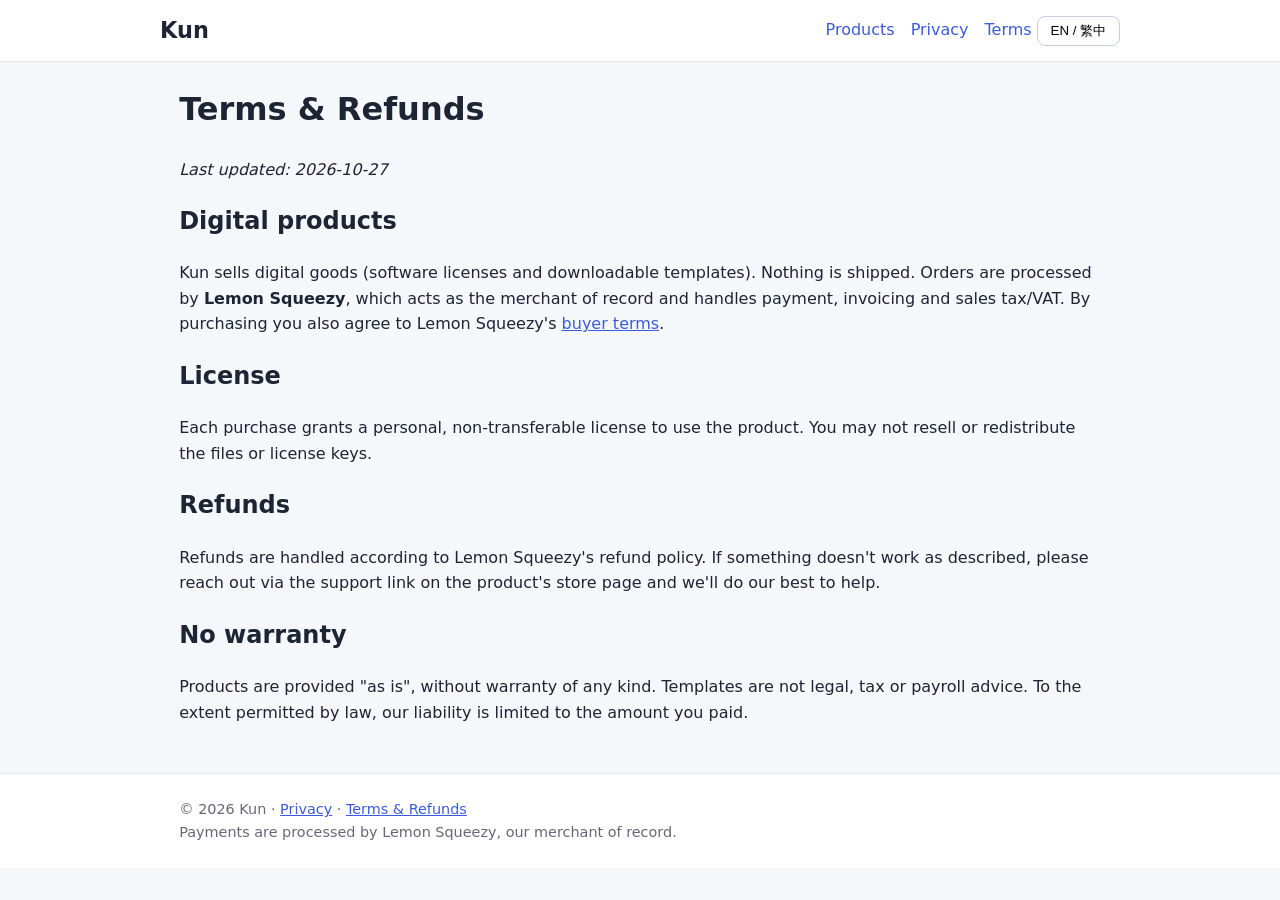
<file: terms.html>
<!doctype html><html lang="en"><head><meta charset="utf-8"><meta name="viewport" content="width=device-width,initial-scale=1">
<title>Terms & Refunds — Kun</title><link rel="icon" href="img/icon.png"><link rel="stylesheet" href="style.css"><script src="lang.js"></script></head><body>
<header><div class="wrap nav"><a class="brand" href="./">Kun</a><nav><a href="./"><span class="en">Products</span><span class="zh">產品</span></a><a href="privacy.html"><span class="en">Privacy</span><span class="zh">隱私權</span></a><a href="terms.html"><span class="en">Terms</span><span class="zh">條款</span></a> <button class="lang" type="button">EN / 繁中</button></nav></div></header>
<main class="wrap"><div class="en"><h1>Terms &amp; Refunds</h1><p><em>Last updated: 2026-10-27</em></p>
<h2>Digital products</h2><p>Kun sells digital goods (software licenses and downloadable templates). Nothing is shipped. Orders are processed by <strong>Lemon Squeezy</strong>, which acts as the merchant of record and handles payment, invoicing and sales tax/VAT. By purchasing you also agree to Lemon Squeezy's <a href="https://www.lemonsqueezy.com/buyer-terms">buyer terms</a>.</p>
<h2>License</h2><p>Each purchase grants a personal, non-transferable license to use the product. You may not resell or redistribute the files or license keys.</p>
<h2>Refunds</h2><p>Refunds are handled according to Lemon Squeezy's refund policy. If something doesn't work as described, please reach out via the support link on the product's store page and we'll do our best to help.</p>
<h2>No warranty</h2><p>Products are provided "as is", without warranty of any kind. Templates are not legal, tax or payroll advice. To the extent permitted by law, our liability is limited to the amount you paid.</p></div>
<div class="zh"><h1>使用條款與退款</h1><p><em>最後更新：2026-10-27</em></p>
<h2>數位商品</h2><p>Kun 販售數位商品（軟體授權與可下載範本），不會寄送實體物品。訂單由 <strong>Lemon Squeezy</strong> 以記錄商家身分處理，負責收款、開立發票與銷售稅／加值稅。購買即表示你同意 Lemon Squeezy 的<a href="https://www.lemonsqueezy.com/buyer-terms">買家條款</a>。</p>
<h2>授權</h2><p>每次購買授予個人、不可轉讓的使用授權，不得轉售或散布檔案或授權碼。</p>
<h2>退款</h2><p>退款依 Lemon Squeezy 的退款政策處理。如果商品與說明不符，請透過商品頁的支援連結與我們聯絡，我們會盡力協助。</p>
<h2>免責聲明</h2><p>商品依「現狀」提供，不附任何保證。範本不構成法律、稅務或薪資建議。在法律允許範圍內，我們的責任以你支付的金額為上限。</p></div></main>
<footer><div class="wrap">© 2026 Kun · <a href="privacy.html">Privacy</a> · <a href="terms.html">Terms &amp; Refunds</a><br><span class="en">Payments are processed by Lemon Squeezy, our merchant of record.</span><span class="zh">付款由記錄商家 Lemon Squeezy 處理。</span></div></footer></body></html>
</file>
<file: style.css>
*{box-sizing:border-box}body{margin:0;font-family:system-ui,-apple-system,"Segoe UI","Noto Sans TC","PingFang TC",sans-serif;color:#1d2433;background:#f6f7fb;line-height:1.6}
a{color:#3b5bdb}header,footer{background:#fff;border-bottom:1px solid #e3e6ef}footer{border-top:1px solid #e3e6ef;border-bottom:0;margin-top:3rem;padding:1.5rem 0;font-size:.9rem;color:#667}
.wrap{max-width:960px;margin:0 auto;padding:0 1.2rem}.nav{display:flex;justify-content:space-between;align-items:center;padding:.8rem 0;gap:1rem;flex-wrap:wrap}
.brand{font-weight:800;font-size:1.4rem;text-decoration:none;color:#1d2433}.nav nav a{margin-left:1rem;text-decoration:none}
.hero{padding:2.5rem 0 1rem}.hero h1{font-size:2rem;margin:0 0 .5rem}
.card{background:#fff;border:1px solid #e3e6ef;border-radius:14px;padding:1.5rem;margin:1.5rem 0;box-shadow:0 2px 8px rgba(0,0,0,.04)}
.card h2{margin-top:0}.badge{display:inline-block;background:#fff4e0;color:#a35b00;border-radius:99px;padding:.15rem .7rem;font-size:.85rem;font-weight:600}
.shots{display:grid;grid-template-columns:repeat(auto-fit,minmax(260px,1fr));gap:1rem;margin:1rem 0}.shots img{width:100%;border-radius:8px;border:1px solid #e3e6ef}
ul{padding-left:1.2rem}button.lang{border:1px solid #c7cde0;background:#fff;border-radius:8px;padding:.3rem .8rem;cursor:pointer}
table{border-collapse:collapse;width:100%;font-size:.92rem;margin:1rem 0}td,th{border:1px solid #dde1ec;padding:.5rem;text-align:left;vertical-align:top}th{background:#f0f2f8}
.tblwrap{overflow-x:auto}code{background:#eef0f6;padding:0 .3rem;border-radius:4px}
html[lang=en] .zh,html[lang=zh-Hant] .en{display:none}
.btn{display:inline-block;background:#1f5eff;color:#fff;font-weight:600;padding:.6rem 1.2rem;border-radius:10px;text-decoration:none}.btn:hover{background:#1748c9}
</file>
